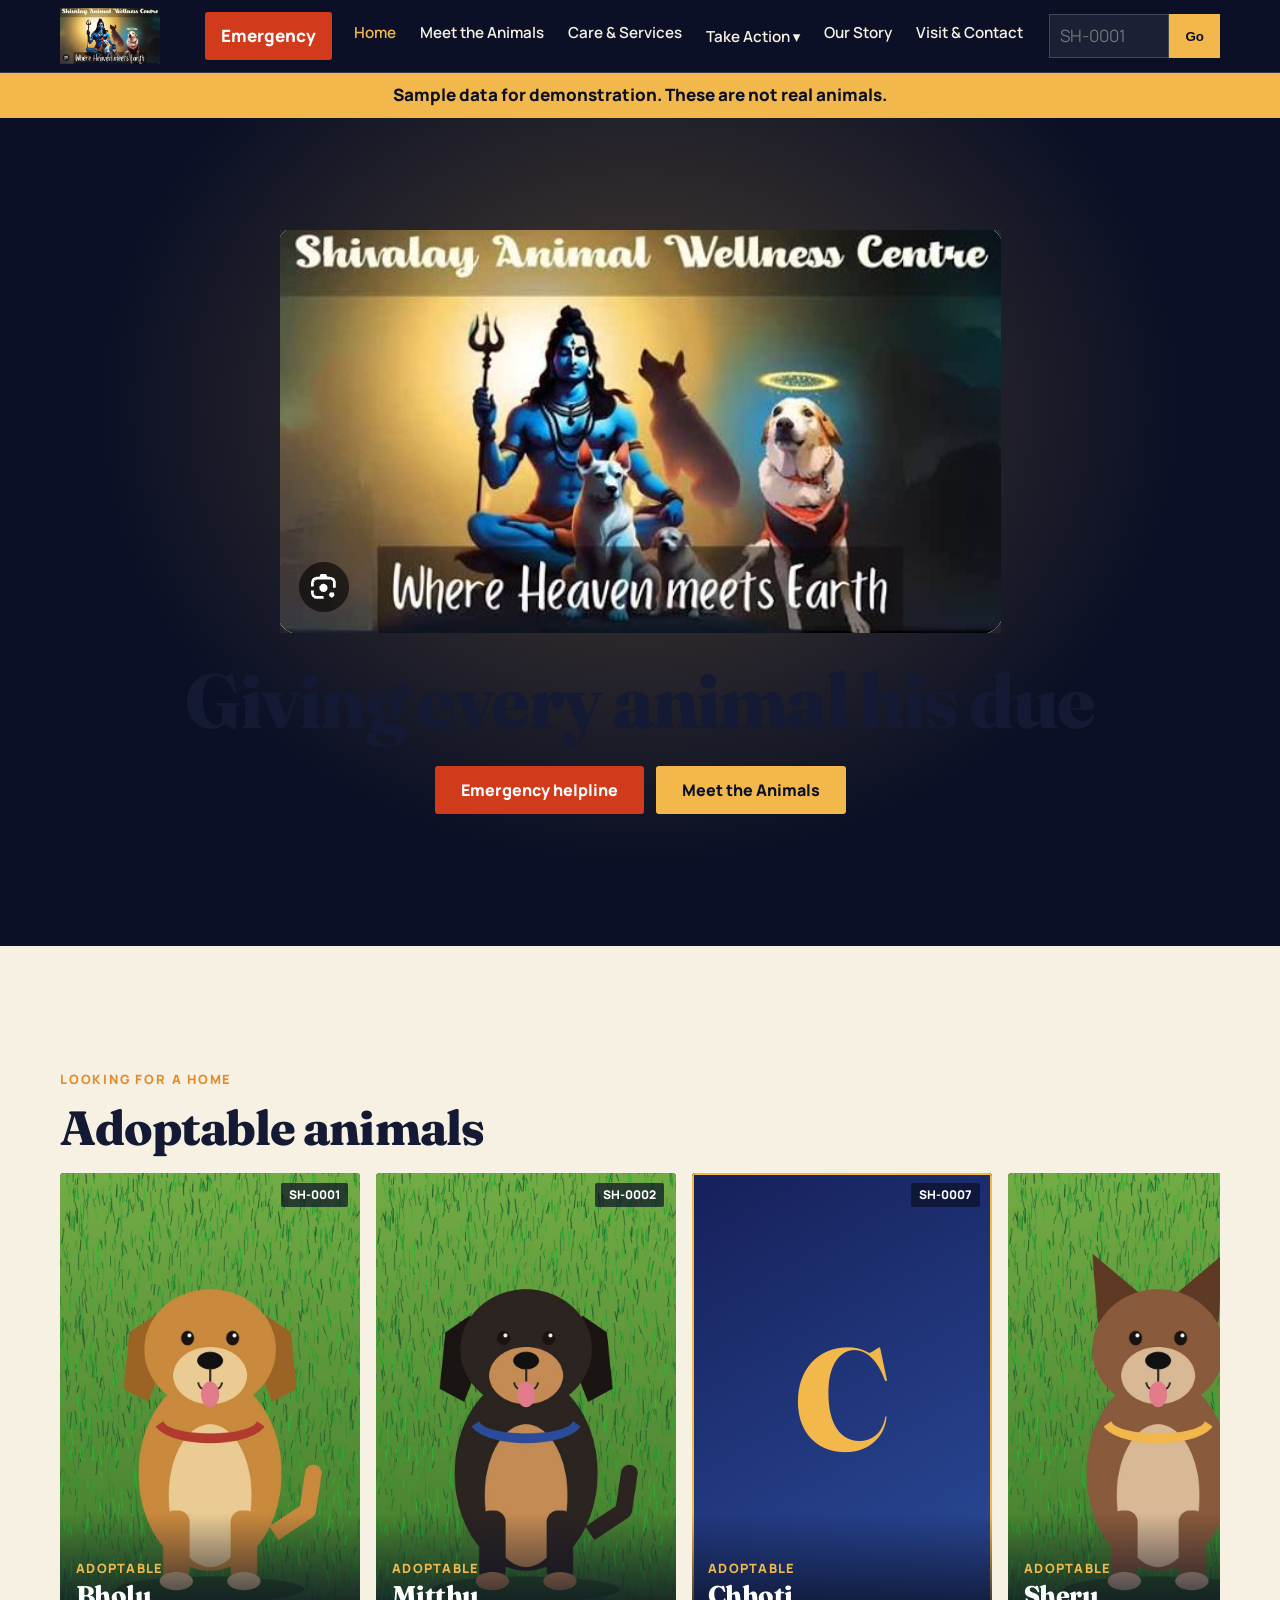
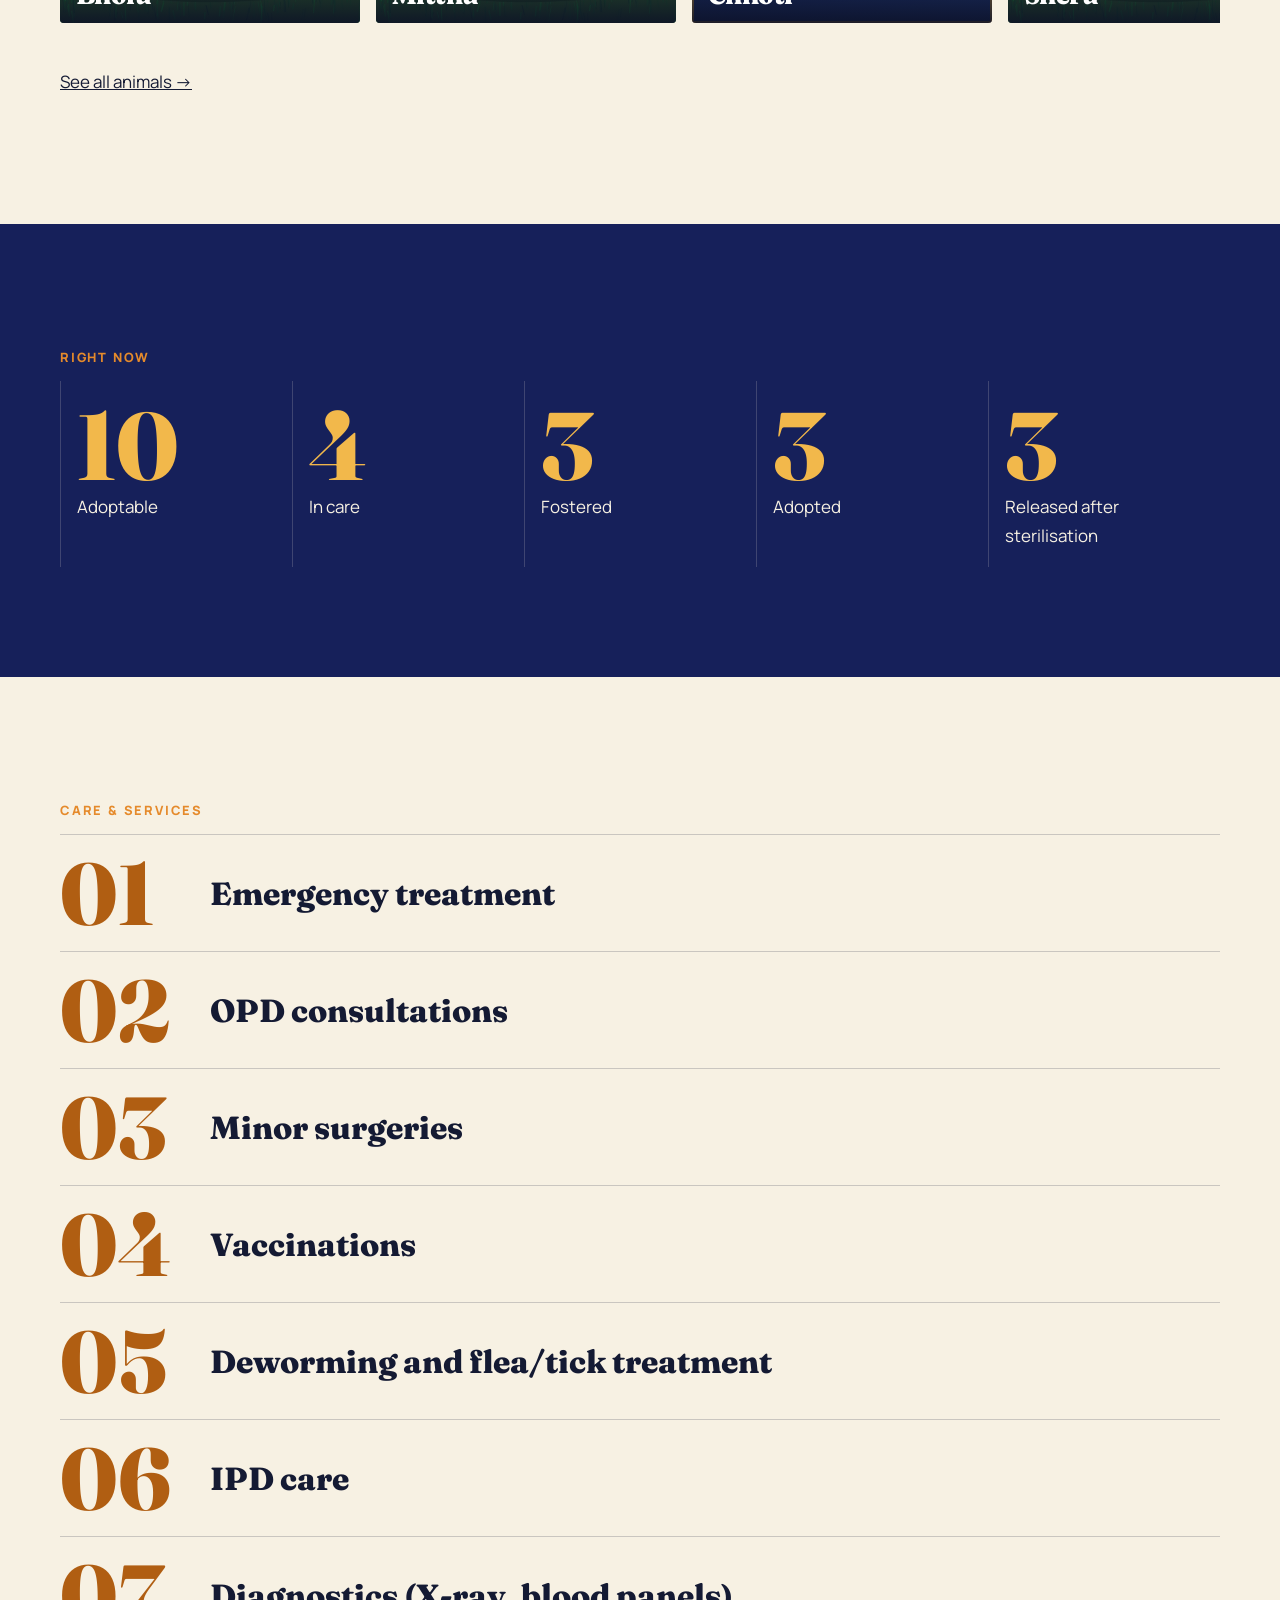
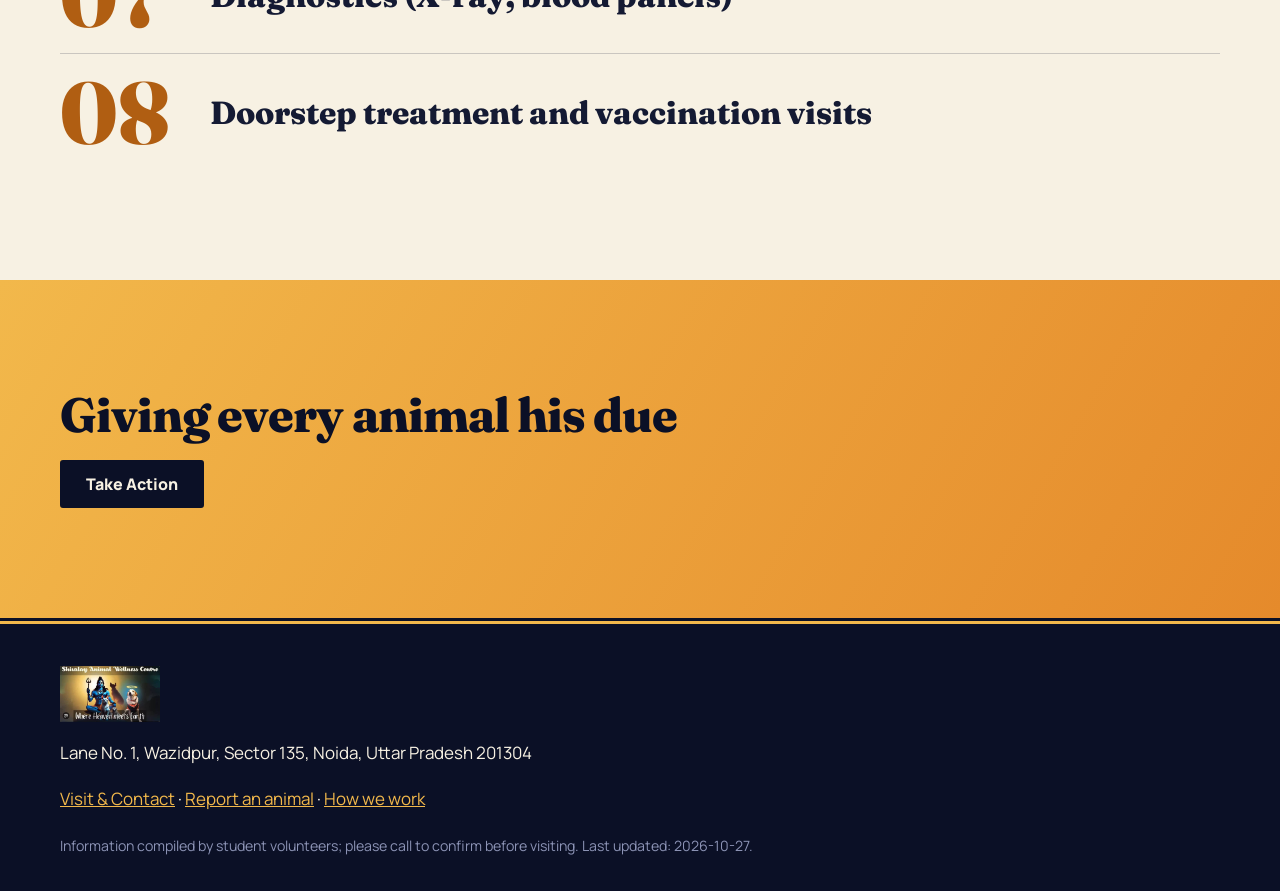
<file: index.html>
<!doctype html>
<html lang="en"><head><meta charset="utf-8">
<meta name="viewport" content="width=device-width,initial-scale=1">
<title>Shivalay Animal Wellness Centre, Noida</title>
<meta name="description" content="Meet the animals, report an animal in need, adopt or foster, and support Shivalay Animal Wellness Centre, Noida.">
<link rel="icon" href="data:image/svg+xml,%3Csvg xmlns='http://www.w3.org/2000/svg' viewBox='0 0 64 64'%3E%3Crect width='64' height='64' fill='%2316205A'/%3E%3Ctext x='32' y='47' font-size='44' text-anchor='middle' font-family='Georgia,serif' font-weight='700' fill='%23F2B84B'%3ES%3C/text%3E%3C/svg%3E">
<link rel="preconnect" href="https://fonts.googleapis.com"><link rel="preconnect" href="https://fonts.gstatic.com" crossorigin>
<link href="https://fonts.googleapis.com/css2?family=Fraunces:opsz,wght@9..144,600;9..144,800&family=Manrope:wght@400;600;800&display=swap" rel="stylesheet">
<link rel="stylesheet" href="css/styles.css">
</head><body>
<a class="skip" href="#main">Skip to content</a>
<header class="hdr" id="hdr"><div class="wrap bar">
<a class="brand" href="#/"><img src="images/logo.png" width="100" height="56" alt="Shivalay Animal Wellness Centre logo"><span>Shivalay</span></a>
<a class="emg" id="emg" href="#">Emergency</a>
<button class="mb" id="menu" aria-expanded="false" aria-controls="nav">Menu</button>
<nav id="nav" aria-label="Main">
<a href="#/">Home</a><a href="#/animals">Meet the Animals</a><a href="#/care">Care &amp; Services</a>
<div class="dd"><button id="ddb" aria-expanded="false" aria-controls="ddl">Take Action</button><div id="ddl"><a href="#/report">Report an animal in need</a><a href="#/adopt">Adopt or foster</a><a href="#/volunteer">Volunteer</a><a href="#/donate">Donate</a></div></div>
<a href="#/story">Our Story</a><a href="#/visit">Visit &amp; Contact</a><span id="ht"></span>
<form id="lk" role="search"><label for="lki">Have a tag? Enter an animal ID</label><input id="lki" placeholder="SH-0001" autocomplete="off"><button>Go</button></form>
</nav></div></header>
<div id="banner"></div>
<main id="main" tabindex="-1"></main>
<footer id="footer"></footer>
<script src="config.js"></script><script src="data/sample-data.js"></script><script src="js/app.js"></script>
</body></html>
</file>
<file: css/styles.css>
:root{--night:#0B1026;--ind:#16205A;--blue:#2B4C9B;--gold:#F2B84B;--amber:#E58A2B;--ivory:#F7F1E3;--ink:#141A33;--mut:#8C93B5;--mut2:#4A5278;--emg:#D23A1C;--line:rgba(20,26,51,.2);--lineN:rgba(247,241,227,.18);--fd:Fraunces,Georgia,serif;--fb:Manrope,system-ui,sans-serif}
*{box-sizing:border-box}html{scroll-padding-top:90px}
body{margin:0;background:var(--ivory);color:var(--ink);font:17px/1.7 var(--fb)}
h1,h2,h3{font-family:var(--fd);font-weight:800;letter-spacing:-.02em;line-height:1.05;margin:0 0 .4em}
h1{font-size:clamp(2.6rem,9vw,6rem)}h2{font-size:clamp(1.8rem,5vw,3rem)}p{max-width:62ch}
a{color:inherit}.wrap{max-width:1200px;margin:0 auto;padding:0 20px}
:focus-visible{outline:3px solid var(--gold);outline-offset:3px}
.skip{position:absolute;left:-999px;background:var(--gold);color:var(--night);padding:10px;z-index:99}.skip:focus{left:8px;top:8px}
.hdr{position:sticky;top:0;z-index:50;background:var(--night);color:var(--ivory);border-bottom:1px solid var(--lineN);transition:padding .2s}
.bar{display:flex;align-items:center;gap:12px;min-height:72px}.hdr.sm .bar{min-height:56px}.hdr.sm .brand img{height:40px;width:auto}
.brand{display:flex;align-items:center;gap:10px;text-decoration:none;margin-right:auto;font:800 1.2rem var(--fd)}.brand img{height:56px;width:auto;aspect-ratio:721/403}
.emg{background:var(--emg);color:#fff;font-weight:800;text-decoration:none;padding:10px 16px;min-height:44px;display:inline-flex;align-items:center;border-radius:3px}
.mb{min-height:44px;background:none;color:var(--ivory);border:1px solid var(--lineN);padding:0 14px;font:600 1rem var(--fb);border-radius:3px}
#nav{display:none;position:fixed;inset:0;background:var(--night);padding:90px 24px 24px;flex-direction:column;gap:4px;overflow:auto;z-index:-1}
#nav.open{display:flex}#nav a,.dd button{font:800 1.8rem var(--fd);color:var(--ivory);text-decoration:none;padding:8px 0;min-height:44px;background:none;border:0;text-align:left;cursor:pointer}
#nav a[aria-current=page]{color:var(--gold)}#ddl{display:flex;flex-direction:column;padding-left:16px}#ddl a{font:600 1.1rem var(--fb)}.dd button::after{content:""}
#lk{margin-top:16px}#lk label{display:block;font-size:.85rem;color:var(--mut)}#lk input{min-height:44px;width:60%;padding:0 10px;border:1px solid var(--lineN);background:#fff1;color:var(--ivory);font:inherit}
#lk button{min-height:44px;padding:0 16px;background:var(--gold);border:0;font-weight:800;color:var(--night)}
@media(min-width:1000px){.mb{display:none}#nav{display:flex;position:static;flex-direction:row;align-items:center;padding:0;gap:4px;background:none;overflow:visible;z-index:auto}
#nav a,.dd button{font:600 .95rem var(--fb);padding:8px 10px}.dd{position:relative}.dd button::after{content:" ▾"}
#ddl{display:none;position:absolute;top:100%;left:0;background:var(--ind);min-width:240px;padding:8px}.dd.open #ddl{display:flex}
#lk{margin:0 0 0 8px;display:flex}#lk label{position:absolute;left:-999px}#lk input{width:120px}.brand span{display:none}}
.band{padding:clamp(48px,9vw,110px) 0}.night{background:var(--night);color:var(--ivory)}.ind{background:var(--ind);color:var(--ivory)}.gold{background:linear-gradient(120deg,var(--gold),var(--amber));color:var(--night)}
.night .mut{color:var(--mut)}.mut{color:var(--mut2)}.eyebrow{font-weight:800;letter-spacing:.14em;text-transform:uppercase;font-size:.8rem;color:var(--amber)}.night .eyebrow{color:var(--gold)}
.hero{min-height:calc(100vh - 72px);display:flex;align-items:center;text-align:center;background:radial-gradient(ellipse at 50% 35%,rgba(242,184,75,.28),transparent 60%),var(--night);animation:glow 8s ease-in-out infinite alternate}
@keyframes glow{to{background-size:130% 130%}}.hero img{width:721px;max-width:100%;height:auto;display:block;margin:0 auto 28px}.hero h1{font-size:clamp(2.2rem,7vw,4.8rem);margin:0 auto 24px;max-width:14em}
.row{display:flex;gap:12px;flex-wrap:wrap;margin:20px 0}.hero .row{justify-content:center}
.btn{display:inline-flex;align-items:center;min-height:48px;padding:10px 24px;font:800 1rem var(--fb);text-decoration:none;border:2px solid currentColor;border-radius:3px;background:none;cursor:pointer;color:inherit}
.btn.g{background:var(--gold);border-color:var(--gold);color:var(--night)}.btn.r{background:var(--emg);border-color:var(--emg);color:#fff}.btn.k{background:var(--night);border-color:var(--night);color:var(--ivory)}
.rail{display:flex;gap:16px;overflow-x:auto;scroll-snap-type:x mandatory;padding-bottom:12px}.rail .pc{flex:0 0 72%;max-width:300px;aspect-ratio:3/4;scroll-snap-align:start}
.pc{position:relative;display:block;overflow:hidden;border-radius:4px;background:var(--ind);color:#fff;text-decoration:none;aspect-ratio:3/4;margin-bottom:16px;break-inside:avoid}
.pc:nth-child(3n+2){aspect-ratio:3/4.5}.pc .pm,.pc .pm img{position:absolute;inset:0;width:100%;height:100%;object-fit:cover}.pc .pm img{transition:transform .5s}.pc:hover .pm img{transform:scale(1.05)}
.ph{display:flex;align-items:center;justify-content:center;width:100%;height:100%;background:linear-gradient(150deg,var(--ind),var(--blue));font:800 clamp(5rem,20vw,9rem) var(--fd);color:var(--gold);box-shadow:inset 0 0 0 2px var(--gold)}
.pi{position:absolute;left:0;right:0;bottom:0;padding:40px 16px 14px;background:linear-gradient(transparent,rgba(11,16,38,.92))}.pi h3{font-size:1.6rem;margin:0}.st{font-size:.8rem;font-weight:800;letter-spacing:.1em;text-transform:uppercase;color:var(--gold)}
.pc .id{position:absolute;top:10px;right:12px;font-size:.75rem;font-weight:800;background:rgba(11,16,38,.7);padding:2px 8px;border-radius:2px}
.nums{display:grid;grid-template-columns:repeat(2,1fr)}.nums div{padding:16px;border-left:1px solid var(--lineN)}.nums b{display:block;font:800 clamp(3rem,10vw,6rem)/1 var(--fd);color:var(--gold)}
@media(min-width:800px){.nums{grid-template-columns:repeat(5,1fr)}}
.svc{list-style:none;margin:0;padding:0}.svc li{display:grid;grid-template-columns:clamp(70px,14vw,150px) 1fr;align-items:center;border-top:1px solid var(--line);padding:14px 0;font:800 clamp(1.3rem,3.5vw,2rem) var(--fd)}
.svc b{font:800 clamp(2.6rem,8vw,5.5rem)/1 var(--fd);color:#B05E12}
.two{display:grid;gap:32px}@media(min-width:900px){.two{grid-template-columns:1fr 2fr}.two>:first-child{position:sticky;top:100px;align-self:start}}
.big a{display:flex;justify-content:space-between;align-items:center;border-top:1px solid var(--lineN);padding:18px 0;font:800 clamp(2rem,7vw,4.5rem)/1.1 var(--fd);text-decoration:none;color:var(--ivory)}
.big a::after{content:"→";color:var(--gold);transform:translateX(-12px);opacity:.3;transition:.25s}.big a:hover::after,.big a:focus::after{transform:none;opacity:1}.big a:hover{color:var(--gold)}
.steps{list-style:none;padding:0;margin:0}.steps li{display:grid;grid-template-columns:90px 1fr;gap:12px;border-top:1px solid var(--line);padding:16px 0;font-size:1.2rem}.steps b{font:600 3.4rem/1 var(--fd);color:#B05E12}
.layout{display:grid;gap:24px}@media(min-width:900px){.layout{grid-template-columns:260px 1fr}}
#fl{display:grid;gap:12px;align-content:start}#fl label{font-weight:800;font-size:.85rem;display:block}#fl input,#fl select{width:100%;min-height:44px;padding:0 10px;border:1px solid var(--line);background:#fff;font:inherit;color:var(--ink)}
.tabs{display:flex;gap:6px;flex-wrap:wrap}.tabs button{min-height:44px;padding:0 14px;border:1px solid var(--ink);background:none;font:800 .95rem var(--fb);cursor:pointer}.tabs button[aria-pressed=true]{background:var(--night);color:var(--gold)}
#fbtn,#fx{min-height:44px}#fbtn{display:inline-flex;align-items:center;margin-bottom:12px}#fx{display:none}
@media(max-width:899px){#fl{position:fixed;left:0;right:0;bottom:0;max-height:80vh;overflow:auto;background:var(--ivory);padding:20px;border-top:3px solid var(--gold);transform:translateY(105%);transition:transform .25s;z-index:60}#fl.open{transform:none}#fx{display:block}}
@media(min-width:900px){#fbtn{display:none}}
.mas{columns:2;column-gap:14px}@media(min-width:800px){.mas{columns:3}}@media(min-width:1100px){.mas{columns:4}}
.empty{border-left:4px solid var(--amber);padding:12px 18px;background:#fff8}
.prof{display:grid;gap:28px}@media(min-width:900px){.prof{grid-template-columns:1fr 1fr}.prof .pt{position:sticky;top:100px;align-self:start}}
.prof .pt .pm{aspect-ratio:3/4;border-radius:4px;overflow:hidden;background:var(--ind)}.prof .pt img{width:100%;height:100%;object-fit:cover;display:block}
dl.f{display:grid;grid-template-columns:max-content 1fr;margin:0}dl.f dt,dl.f dd{margin:0;padding:10px 0;border-top:1px solid var(--line)}dl.f dt{font-weight:800;padding-right:20px}
.tick{list-style:none;padding:0}.tick li::before{content:"✓ ";color:#B05E12;font-weight:800}.tick li.no::before{content:"– ";color:var(--mut2)}
.abar{display:none}@media(max-width:899px){.abar{display:flex;gap:8px;position:fixed;left:0;right:0;bottom:0;background:var(--night);padding:10px 16px;z-index:40}.abar .btn{flex:1;justify-content:center}.prof-pad{padding-bottom:80px}}
.bigaddr{font:800 clamp(1.6rem,4.5vw,2.6rem)/1.2 var(--fd)}
footer{background:var(--night);color:var(--ivory);padding:48px 0 32px}footer img{height:56px;width:auto;margin-bottom:16px;display:block}footer a{color:var(--gold)}footer small{color:var(--mut)}
#banner .note{background:var(--gold);color:var(--night);text-align:center;font-weight:800;padding:8px 16px}
.sk{height:260px;background:linear-gradient(90deg,#0001,#0002,#0001);background-size:200%;animation:sh 1.2s infinite}@keyframes sh{to{background-position:-200%}}
.rv{opacity:0;transform:translateY(16px);transition:.6s}.rv.in{opacity:1;transform:none}
@media(prefers-reduced-motion:reduce){*{animation:none!important;transition:none!important}.rv{opacity:1;transform:none}}
</file>
